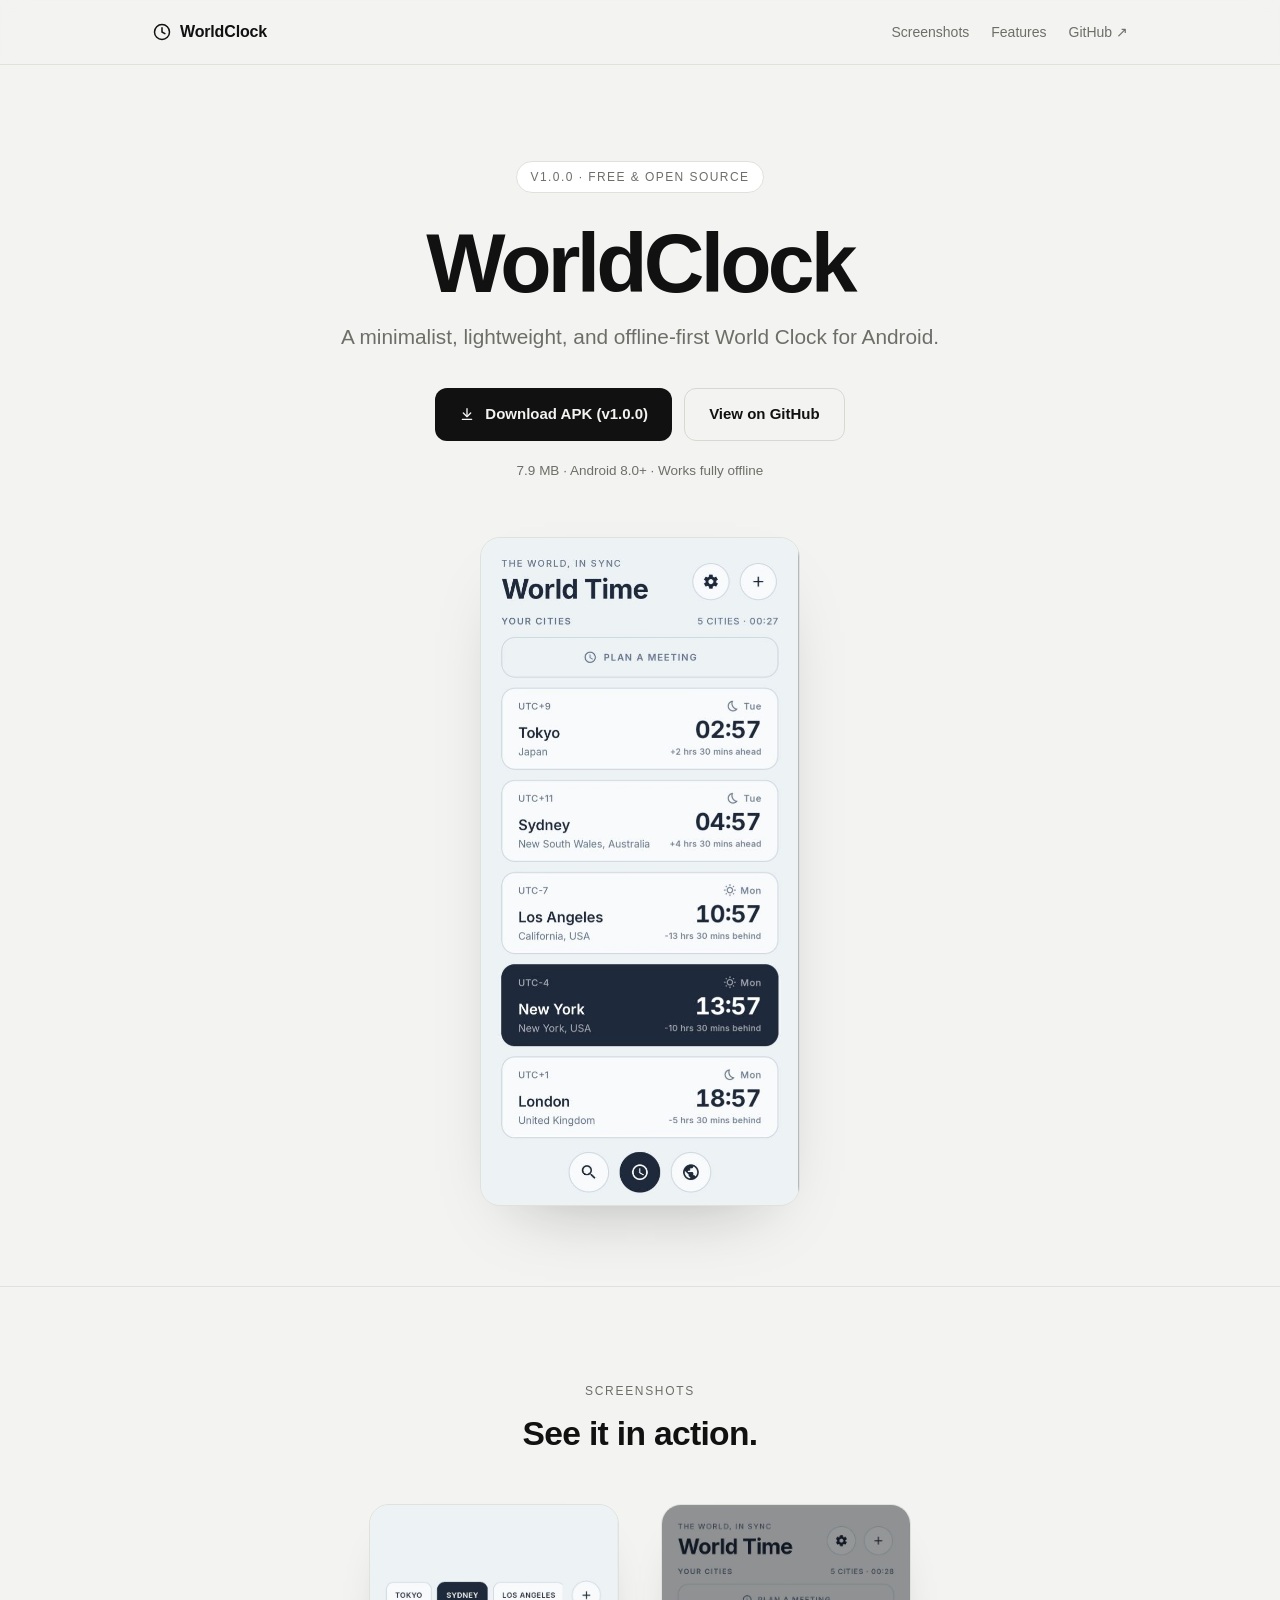
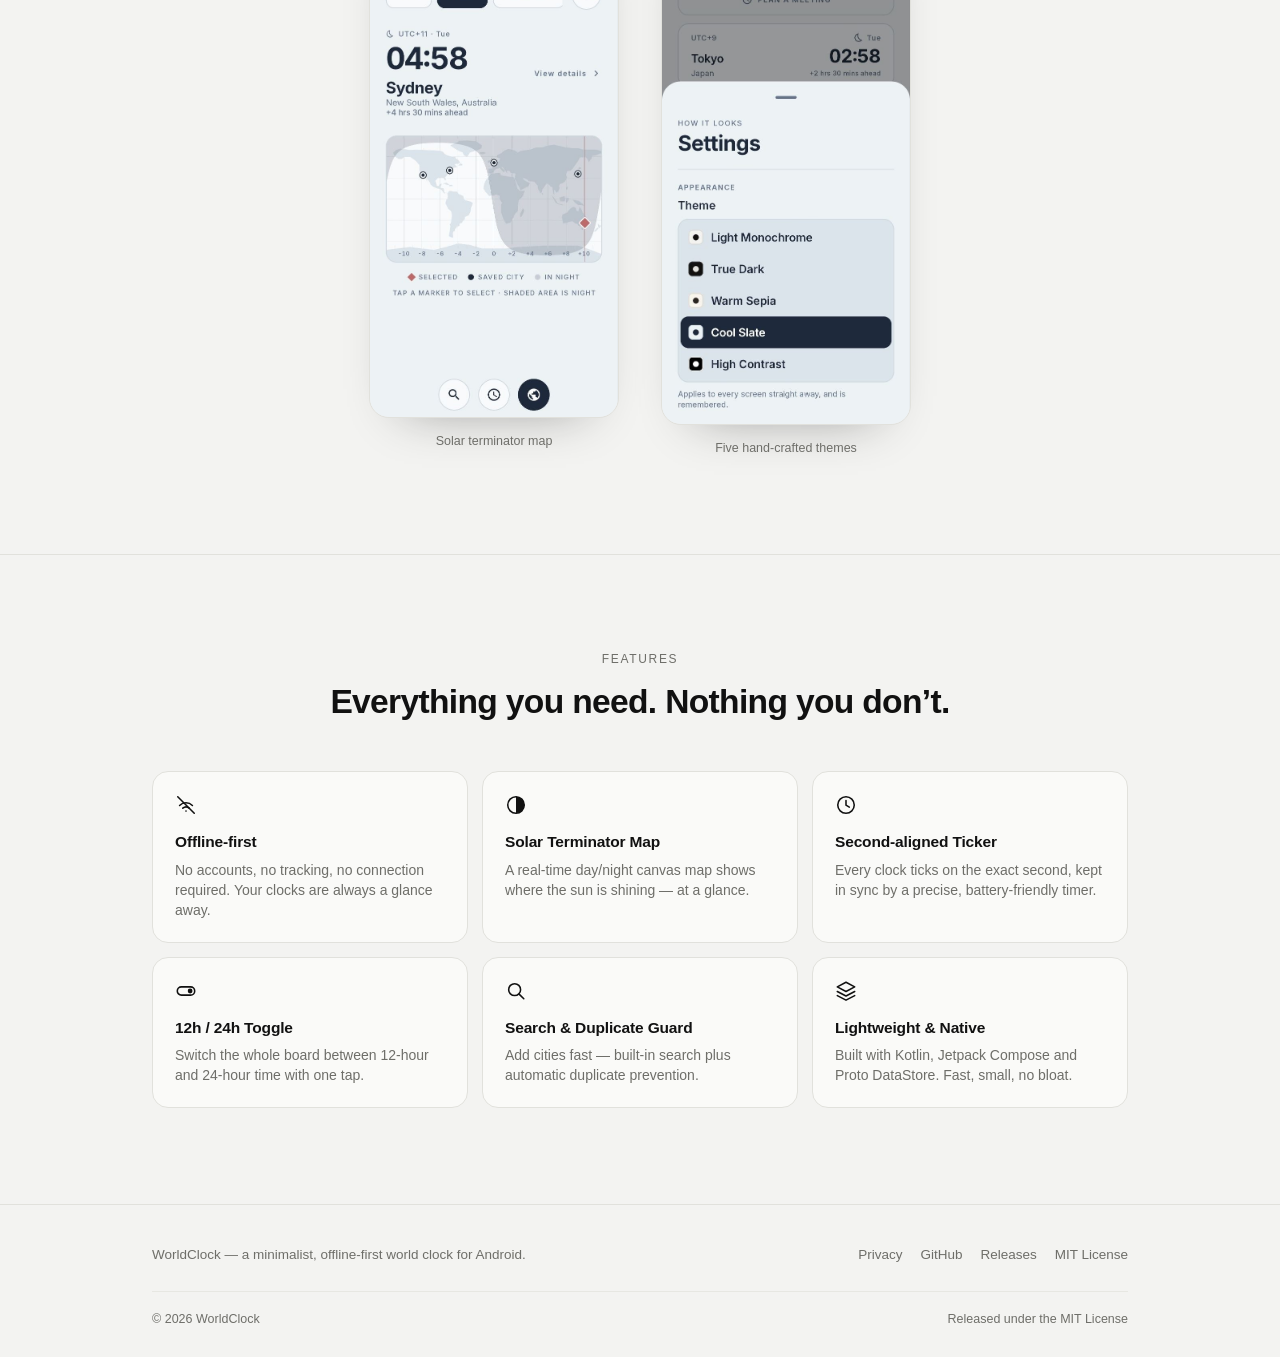
<file: index.html>
<!DOCTYPE html>
<!-- WorldClock landing page — GitHub Pages & Netlify (Tailwind CSS v4, precompiled & self-hosted) -->
<html lang="en">
<head>
  <meta charset="utf-8" />
  <meta name="viewport" content="width=device-width, initial-scale=1" />
  <title>WorldClock — Minimalist Offline World Clock App for Android</title>
  <meta name="description" content="Free, open-source minimalist world clock app for Android. Works fully offline: live second-aligned ticker, real-time solar terminator map, 12h/24h toggle. No ads, no tracking." />
  <meta name="theme-color" content="#F3F3F1" />
  <meta property="og:title" content="WorldClock — Minimalist Offline World Clock App for Android" />
  <meta property="og:description" content="A free, open-source, minimalist and offline-first world clock app for Android." />
  <meta property="og:url" content="https://devphoepyae.github.io/WorldClock/" />
  <meta property="og:type" content="website" />
  <meta property="og:locale" content="en_US" />
  <meta property="og:site_name" content="WorldClock" />
  <meta property="og:image" content="https://devphoepyae.github.io/WorldClock/screenshots/worldclock-og.jpg" />
  <meta property="og:image:type" content="image/jpeg" />
  <meta property="og:image:width" content="1200" />
  <meta property="og:image:height" content="630" />
  <meta property="og:image:alt" content="WorldClock app — minimalist monochrome world clock for Android" />
  <meta name="twitter:card" content="summary_large_image" />
  <meta name="twitter:title" content="WorldClock — Minimalist Offline World Clock App for Android" />
  <meta name="twitter:description" content="A free, open-source, minimalist and offline-first world clock app for Android." />
  <meta name="twitter:image" content="https://devphoepyae.github.io/WorldClock/screenshots/worldclock-og.jpg" />
  <link rel="canonical" href="https://devphoepyae.github.io/WorldClock/" />
  <meta name="robots" content="index, follow" />
  <meta name="author" content="devphoepyae" />
  <script type="application/ld+json">
  {
    "@context": "https://schema.org",
    "@type": "SoftwareApplication",
    "name": "WorldClock",
    "alternateName": "World Clock",
    "description": "A minimalist, lightweight, and offline-first world clock app for Android with a real-time solar terminator map, a live second-aligned ticker and a 12h/24h toggle.",
    "url": "https://devphoepyae.github.io/WorldClock/",
    "image": "https://devphoepyae.github.io/WorldClock/screenshots/worldclock-og.jpg",
    "screenshot": [
      "https://devphoepyae.github.io/WorldClock/screenshots/worldclock-clocks.jpg",
      "https://devphoepyae.github.io/WorldClock/screenshots/worldclock-map.jpg",
      "https://devphoepyae.github.io/WorldClock/screenshots/worldclock-themes.jpg"
    ],
    "operatingSystem": "Android 8.0+",
    "applicationCategory": "UtilitiesApplication",
    "inLanguage": "en",
    "keywords": "world clock, world clock app, offline world clock, android world clock, time zones, solar terminator map, free apk",
    "featureList": [
      "Offline-first - no connection required",
      "Real-time solar terminator day/night map",
      "Live second-aligned ticker",
      "12h / 24h toggle",
      "City search with duplicate guard",
      "Lightweight Kotlin & Jetpack Compose build"
    ],
    "softwareVersion": "1.0.0",
    "downloadUrl": "https://github.com/devphoepyae/WorldClock/releases/download/v1.0.0/WorldClock-v1.0.0.apk",
    "codeRepository": "https://github.com/devphoepyae/WorldClock",
    "license": "https://github.com/devphoepyae/WorldClock/blob/main/LICENSE",
    "author": { "@type": "Person", "name": "devphoepyae", "url": "https://github.com/devphoepyae" },
    "offers": { "@type": "Offer", "price": "0", "priceCurrency": "USD" }
  }
  </script>
  <link rel="icon" href="data:image/svg+xml,%3Csvg xmlns='http://www.w3.org/2000/svg' viewBox='0 0 32 32'%3E%3Ccircle cx='16' cy='16' r='12.5' fill='none' stroke='%23111111' stroke-width='3'/%3E%3Cpath d='M16 9.5V17l5 3' fill='none' stroke='%23111111' stroke-width='3' stroke-linecap='round'/%3E%3C/svg%3E" />

  <!-- Tailwind CSS v4 — precompiled & self-hosted (no runtime CDN, zero FOUC/CLS) -->
  <link rel="stylesheet" href="tailwind.css" />

  <!-- Minimal helpers only (layout is 100% Tailwind utilities) -->
  <style>
    html { scroll-behavior: smooth; }
    body { background: #F3F3F1; color: #111111; }
    ::selection { background: #111111; color: #F3F3F1; }
    a:focus-visible, button:focus-visible { outline: 2px solid #111111; outline-offset: 2px; border-radius: 6px; }
  </style>
</head>
<body class="bg-paper font-sans text-ink antialiased">

  <header class="sticky top-0 z-10 border-b border-line bg-paper/85 backdrop-blur-md">
    <div class="mx-auto flex h-16 max-w-5xl items-center justify-between px-6">
      <a class="inline-flex items-center gap-2 font-semibold tracking-[-0.01em] text-ink no-underline" href="#top" aria-label="WorldClock home">
        <svg width="20" height="20" viewBox="0 0 24 24" fill="none" stroke="currentColor" stroke-width="1.8" stroke-linecap="round" stroke-linejoin="round" aria-hidden="true"><circle cx="12" cy="12" r="9"/><path d="M12 7v5l3.5 2"/></svg>
        <span>WorldClock</span>
      </a>
      <nav class="flex items-center gap-[22px]" aria-label="Primary">
        <a class="text-sm text-muted no-underline transition-colors hover:text-ink" href="#screenshots">Screenshots</a>
        <a class="text-sm text-muted no-underline transition-colors hover:text-ink" href="#features">Features</a>
        <a class="text-sm text-muted no-underline transition-colors hover:text-ink" href="https://github.com/devphoepyae/WorldClock" target="_blank" rel="noopener noreferrer">GitHub&nbsp;↗</a>
      </nav>
    </div>
  </header>

  <main id="top">
    <!-- Hero -->
    <section class="pt-16 pb-14 text-center md:pt-24 md:pb-20">
      <div class="mx-auto max-w-5xl px-6">
        <span class="inline-block rounded-full border border-line bg-white px-3.5 py-[7px] text-xs uppercase tracking-[0.12em] text-muted">v1.0.0 · Free &amp; open source</span>
        <h1 class="mt-7 mb-4 text-[clamp(3rem,9vw,5.25rem)] font-bold leading-none tracking-[-0.045em]">WorldClock</h1>
        <p class="mx-auto max-w-[640px] text-[clamp(1.05rem,2.3vw,1.3rem)] text-muted">A minimalist, lightweight, and offline-first World Clock for Android.</p>

        <div class="mt-9 flex flex-wrap justify-center gap-3">
          <a class="inline-flex items-center gap-2.5 rounded-xl bg-ink px-6 py-3.5 text-[15px] font-semibold text-paper no-underline transition hover:-translate-y-px hover:opacity-90" href="https://github.com/devphoepyae/WorldClock/releases/download/v1.0.0/WorldClock-v1.0.0.apk">
            <svg width="16" height="16" viewBox="0 0 24 24" fill="none" stroke="currentColor" stroke-width="2" stroke-linecap="round" stroke-linejoin="round" aria-hidden="true"><path d="M12 4v11"/><path d="m6.5 10.5 5.5 5.5 5.5-5.5"/><path d="M5 20h14"/></svg>
            Download APK (v1.0.0)
          </a>
          <a class="inline-flex items-center rounded-xl border border-[#D8D8D2] px-6 py-3.5 text-[15px] font-semibold text-ink no-underline transition hover:bg-white" href="https://github.com/devphoepyae/WorldClock" target="_blank" rel="noopener noreferrer">View on GitHub</a>
        </div>
        <p class="mt-5 text-[13.5px] text-muted">7.9 MB · Android 8.0+ · Works fully offline</p>

        <img class="mx-auto mt-14 block w-full max-w-[290px] rounded-[20px] border border-line bg-white shadow-[0_30px_70px_-40px_rgba(17,17,17,0.35)] sm:max-w-[320px]" src="screenshots/worldclock-clocks.jpg" alt="WorldClock app on Android — world time list with live cards for Tokyo, Sydney, Los Angeles, New York and London" width="610" height="1280" fetchpriority="high" decoding="async" />
      </div>
    </section>

    <!-- Screenshots (real device captures) -->
    <section id="screenshots" class="border-t border-line py-20 md:py-24">
      <div class="mx-auto max-w-5xl px-6">
        <p class="mb-2.5 text-center text-xs uppercase tracking-[0.14em] text-muted">Screenshots</p>
        <h2 class="mb-11 text-center text-[clamp(1.5rem,3.6vw,2.1rem)] font-semibold tracking-[-0.02em]">See it in action.</h2>
        <div class="mx-auto grid max-w-[560px] justify-items-center gap-x-6 gap-y-9 sm:grid-cols-2">
          <figure class="w-full max-w-[250px]">
            <img class="block w-full rounded-[20px] border border-line bg-white shadow-[0_24px_50px_-35px_rgba(17,17,17,0.45)]" src="screenshots/worldclock-map.jpg" alt="WorldClock app — real-time solar terminator map showing day and night, with Sydney selected" width="619" height="1280" loading="lazy" decoding="async" />
            <figcaption class="mt-3.5 text-center text-[12.5px] text-muted">Solar terminator map</figcaption>
          </figure>
          <figure class="w-full max-w-[250px]">
            <img class="block w-full rounded-[20px] border border-line bg-white shadow-[0_24px_50px_-35px_rgba(17,17,17,0.45)]" src="screenshots/worldclock-themes.jpg" alt="WorldClock app — settings sheet with five themes: Light Monochrome, True Dark, Warm Sepia, Cool Slate and High Contrast" width="611" height="1280" loading="lazy" decoding="async" />
            <figcaption class="mt-3.5 text-center text-[12.5px] text-muted">Five hand-crafted themes</figcaption>
          </figure>
        </div>
      </div>
    </section>

    <!-- Features -->
    <section id="features" class="border-t border-line py-20 md:py-24">
      <div class="mx-auto max-w-5xl px-6">
        <p class="mb-2.5 text-center text-xs uppercase tracking-[0.14em] text-muted">Features</p>
        <h2 class="mb-11 text-center text-[clamp(1.5rem,3.6vw,2.1rem)] font-semibold tracking-[-0.02em]">Everything you need. Nothing you don&rsquo;t.</h2>
        <div class="grid gap-3.5 sm:grid-cols-2 lg:grid-cols-3">

          <article class="rounded-2xl border border-line bg-card p-[22px] transition-colors hover:border-[#D2D2CC] hover:bg-white">
            <svg class="h-[22px] w-[22px]" viewBox="0 0 24 24" fill="none" stroke="currentColor" stroke-width="1.7" stroke-linecap="round" stroke-linejoin="round" aria-hidden="true"><path d="M5 12.5a10 10 0 0 1 14 0"/><path d="M8.5 15.5a5.5 5.5 0 0 1 7 0"/><circle cx="12" cy="18.6" r="0.9" fill="currentColor" stroke="none"/><path d="m3 3 18 18"/></svg>
            <h3 class="mt-3.5 mb-1.5 text-[15.5px] font-semibold tracking-[-0.01em]">Offline-first</h3>
            <p class="m-0 text-sm text-muted">No accounts, no tracking, no connection required. Your clocks are always a glance away.</p>
          </article>

          <article class="rounded-2xl border border-line bg-card p-[22px] transition-colors hover:border-[#D2D2CC] hover:bg-white">
            <svg class="h-[22px] w-[22px]" viewBox="0 0 24 24" fill="none" stroke="currentColor" stroke-width="1.7" stroke-linecap="round" stroke-linejoin="round" aria-hidden="true"><circle cx="12" cy="12" r="9"/><path d="M12 3a9 9 0 0 1 0 18z" fill="currentColor" stroke="none"/></svg>
            <h3 class="mt-3.5 mb-1.5 text-[15.5px] font-semibold tracking-[-0.01em]">Solar Terminator Map</h3>
            <p class="m-0 text-sm text-muted">A real-time day/night canvas map shows where the sun is shining &mdash; at a glance.</p>
          </article>

          <article class="rounded-2xl border border-line bg-card p-[22px] transition-colors hover:border-[#D2D2CC] hover:bg-white">
            <svg class="h-[22px] w-[22px]" viewBox="0 0 24 24" fill="none" stroke="currentColor" stroke-width="1.7" stroke-linecap="round" stroke-linejoin="round" aria-hidden="true"><circle cx="12" cy="12" r="9"/><path d="M12 7v5.2l3.6 2.1"/></svg>
            <h3 class="mt-3.5 mb-1.5 text-[15.5px] font-semibold tracking-[-0.01em]">Second-aligned Ticker</h3>
            <p class="m-0 text-sm text-muted">Every clock ticks on the exact second, kept in sync by a precise, battery-friendly timer.</p>
          </article>

          <article class="rounded-2xl border border-line bg-card p-[22px] transition-colors hover:border-[#D2D2CC] hover:bg-white">
            <svg class="h-[22px] w-[22px]" viewBox="0 0 24 24" fill="none" stroke="currentColor" stroke-width="1.7" stroke-linecap="round" stroke-linejoin="round" aria-hidden="true"><rect x="2.5" y="7.5" width="19" height="9" rx="4.5"/><circle cx="16.5" cy="12" r="2.6" fill="currentColor" stroke="none"/></svg>
            <h3 class="mt-3.5 mb-1.5 text-[15.5px] font-semibold tracking-[-0.01em]">12h / 24h Toggle</h3>
            <p class="m-0 text-sm text-muted">Switch the whole board between 12-hour and 24-hour time with one tap.</p>
          </article>

          <article class="rounded-2xl border border-line bg-card p-[22px] transition-colors hover:border-[#D2D2CC] hover:bg-white">
            <svg class="h-[22px] w-[22px]" viewBox="0 0 24 24" fill="none" stroke="currentColor" stroke-width="1.7" stroke-linecap="round" stroke-linejoin="round" aria-hidden="true"><circle cx="10.5" cy="10.5" r="6.5"/><path d="m15.4 15.4 5.1 5.1"/></svg>
            <h3 class="mt-3.5 mb-1.5 text-[15.5px] font-semibold tracking-[-0.01em]">Search &amp; Duplicate Guard</h3>
            <p class="m-0 text-sm text-muted">Add cities fast &mdash; built-in search plus automatic duplicate prevention.</p>
          </article>

          <article class="rounded-2xl border border-line bg-card p-[22px] transition-colors hover:border-[#D2D2CC] hover:bg-white">
            <svg class="h-[22px] w-[22px]" viewBox="0 0 24 24" fill="none" stroke="currentColor" stroke-width="1.7" stroke-linecap="round" stroke-linejoin="round" aria-hidden="true"><path d="M12 2.5 2.5 7.5 12 12.5l9.5-5L12 2.5z"/><path d="m2.5 12.5 9.5 5 9.5-5"/><path d="m2.5 17 9.5 5 9.5-5"/></svg>
            <h3 class="mt-3.5 mb-1.5 text-[15.5px] font-semibold tracking-[-0.01em]">Lightweight &amp; Native</h3>
            <p class="m-0 text-sm text-muted">Built with Kotlin, Jetpack Compose and Proto DataStore. Fast, small, no bloat.</p>
          </article>

        </div>
      </div>
    </section>
  </main>

  <footer class="border-t border-line pt-10 pb-7 text-[13.5px] text-muted">
    <div class="mx-auto max-w-5xl px-6">
      <div class="flex flex-wrap items-center justify-between gap-4">
        <p class="m-0">WorldClock &mdash; a minimalist, offline-first world clock for Android.</p>
        <nav class="flex gap-x-[18px]" aria-label="Footer">
          <a class="text-muted no-underline transition-colors hover:text-ink" href="privacy.html">Privacy</a>
          <a class="text-muted no-underline transition-colors hover:text-ink" href="https://github.com/devphoepyae/WorldClock" target="_blank" rel="noopener noreferrer">GitHub</a>
          <a class="text-muted no-underline transition-colors hover:text-ink" href="https://github.com/devphoepyae/WorldClock/releases" target="_blank" rel="noopener noreferrer">Releases</a>
          <a class="text-muted no-underline transition-colors hover:text-ink" href="https://github.com/devphoepyae/WorldClock/blob/main/LICENSE" target="_blank" rel="noopener noreferrer">MIT License</a>
        </nav>
      </div>
      <div class="mt-[26px] flex flex-wrap justify-between gap-2.5 border-t border-[#E7E7E2] pt-[18px] text-[12.5px]">
        <span>&copy; <span id="year">2026</span> WorldClock</span>
        <span>Released under the MIT License</span>
      </div>
    </div>
  </footer>

  <script>
    (function () {
      var y = document.getElementById('year');
      if (y) y.textContent = new Date().getFullYear();
    })();
  </script>
</body>
</html>
</file>
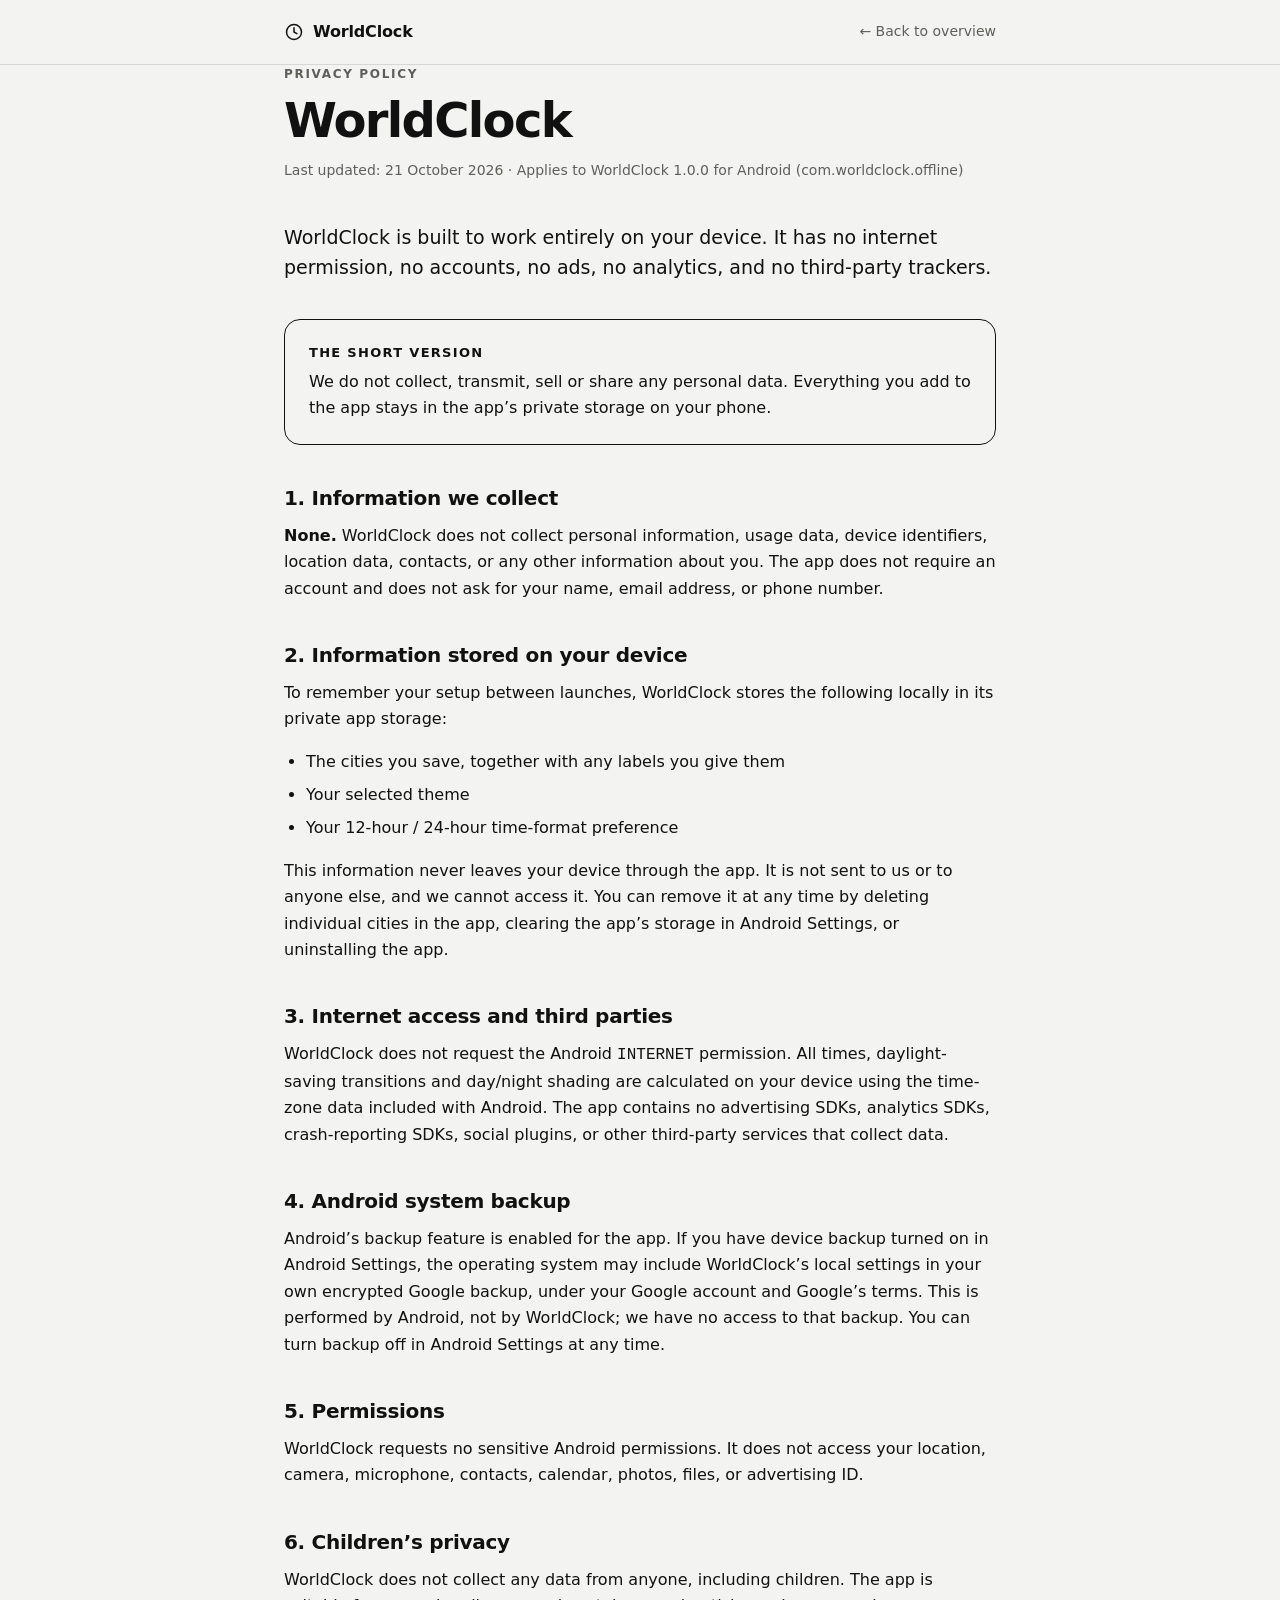
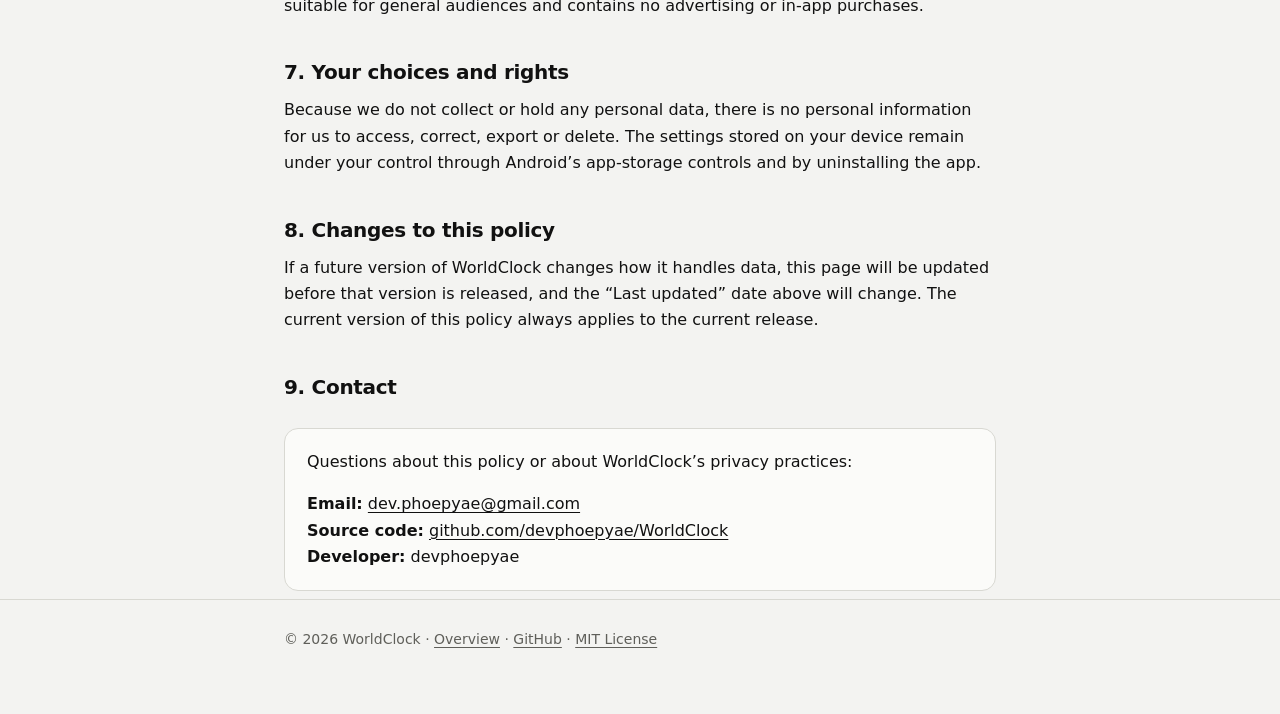
<file: privacy.html>
<!DOCTYPE html>
<html lang="en">
<head>
  <meta charset="utf-8" />
  <meta name="viewport" content="width=device-width, initial-scale=1" />
  <title>Privacy Policy — WorldClock</title>
  <meta name="description" content="WorldClock privacy policy: the app works fully offline, collects no personal data, and contains no ads, analytics or trackers." />
  <meta name="theme-color" content="#F3F3F1" />
  <link rel="canonical" href="https://devphoepyae.github.io/WorldClock/privacy.html" />
  <meta name="robots" content="index, follow" />
  <meta name="author" content="devphoepyae" />
  <link rel="icon" href="data:image/svg+xml,%3Csvg xmlns='http://www.w3.org/2000/svg' viewBox='0 0 32 32'%3E%3Ccircle cx='16' cy='16' r='12.5' fill='none' stroke='%23111111' stroke-width='3'/%3E%3Cpath d='M16 9.5V17l5 3' fill='none' stroke='%23111111' stroke-width='3' stroke-linecap='round'/%3E%3C/svg%3E" />
  <style>
    :root {
      --paper: #F3F3F1;
      --ink: #111111;
      --muted: #5F5F5A;
      --line: #D8D8D2;
      --card: #FBFBF9;
    }
    * { box-sizing: border-box; }
    html { scroll-behavior: smooth; }
    body {
      margin: 0;
      background: var(--paper);
      color: var(--ink);
      font-family: ui-sans-serif, system-ui, -apple-system, "Segoe UI", Roboto, Helvetica, Arial, sans-serif;
      font-size: 16px;
      line-height: 1.65;
      -webkit-font-smoothing: antialiased;
    }
    ::selection { background: var(--ink); color: var(--paper); }
    a { color: var(--ink); text-decoration-thickness: 1px; text-underline-offset: 3px; }
    a:focus-visible { outline: 2px solid var(--ink); outline-offset: 3px; border-radius: 6px; }
    .wrap { max-width: 760px; margin: 0 auto; padding: 0 24px; }
    header { border-bottom: 1px solid var(--line); }
    .bar { display: flex; align-items: center; justify-content: space-between; height: 64px; }
    .brand { display: inline-flex; align-items: center; gap: 9px; font-weight: 600; letter-spacing: -0.01em; text-decoration: none; }
    .brand svg { display: block; }
    .back { font-size: 14px; color: var(--muted); text-decoration: none; }
    .back:hover { color: var(--ink); }
    main { padding: 64px 0 80px; }
    .eyebrow { margin: 0 0 10px; font-size: 12px; font-weight: 600; letter-spacing: 0.14em; text-transform: uppercase; color: var(--muted); }
    h1 { margin: 0 0 12px; font-size: clamp(34px, 6vw, 48px); line-height: 1.08; letter-spacing: -0.035em; font-weight: 700; }
    .updated { margin: 0 0 40px; color: var(--muted); font-size: 14px; }
    .lede { margin: 0 0 36px; font-size: 19px; line-height: 1.6; }
    h2 { margin: 40px 0 12px; font-size: 20px; letter-spacing: -0.015em; line-height: 1.3; }
    p { margin: 0 0 16px; }
    ul { margin: 0 0 16px; padding-left: 22px; }
    li { margin: 0 0 7px; }
    .card { margin: 28px 0 8px; padding: 20px 22px; border: 1px solid var(--line); border-radius: 14px; background: var(--card); }
    .card p:last-child { margin-bottom: 0; }
    .summary { margin: 0 0 36px; padding: 22px 24px; border: 1px solid var(--ink); border-radius: 16px; }
    .summary p { margin: 0; }
    .summary strong { display: block; margin-bottom: 6px; font-size: 13px; letter-spacing: 0.1em; text-transform: uppercase; }
    footer { border-top: 1px solid var(--line); padding: 28px 0 48px; color: var(--muted); font-size: 14px; }
    footer a { color: var(--muted); }
    footer a:hover { color: var(--ink); }
    @media (max-width: 520px) {
      main { padding: 44px 0 64px; }
      .lede { font-size: 17px; }
    }
  </style>
</head>
<body>
  <header>
    <div class="wrap bar">
      <a class="brand" href="index.html" aria-label="WorldClock home">
        <svg width="20" height="20" viewBox="0 0 24 24" fill="none" stroke="currentColor" stroke-width="1.8" stroke-linecap="round" stroke-linejoin="round" aria-hidden="true"><circle cx="12" cy="12" r="9"/><path d="M12 7v5l3.5 2"/></svg>
        <span>WorldClock</span>
      </a>
      <a class="back" href="index.html">← Back to overview</a>
    </div>
  </header>

  <main class="wrap">
    <p class="eyebrow">Privacy Policy</p>
    <h1>WorldClock</h1>
    <p class="updated">Last updated: 21 October 2026 · Applies to WorldClock 1.0.0 for Android (com.worldclock.offline)</p>

    <p class="lede">WorldClock is built to work entirely on your device. It has no internet permission, no accounts, no ads, no analytics, and no third-party trackers.</p>

    <div class="summary">
      <p><strong>The short version</strong>
      We do not collect, transmit, sell or share any personal data. Everything you add to the app stays in the app’s private storage on your phone.</p>
    </div>

    <h2>1. Information we collect</h2>
    <p><strong>None.</strong> WorldClock does not collect personal information, usage data, device identifiers, location data, contacts, or any other information about you. The app does not require an account and does not ask for your name, email address, or phone number.</p>

    <h2>2. Information stored on your device</h2>
    <p>To remember your setup between launches, WorldClock stores the following locally in its private app storage:</p>
    <ul>
      <li>The cities you save, together with any labels you give them</li>
      <li>Your selected theme</li>
      <li>Your 12-hour / 24-hour time-format preference</li>
    </ul>
    <p>This information never leaves your device through the app. It is not sent to us or to anyone else, and we cannot access it. You can remove it at any time by deleting individual cities in the app, clearing the app’s storage in Android Settings, or uninstalling the app.</p>

    <h2>3. Internet access and third parties</h2>
    <p>WorldClock does not request the Android <code>INTERNET</code> permission. All times, daylight-saving transitions and day/night shading are calculated on your device using the time-zone data included with Android. The app contains no advertising SDKs, analytics SDKs, crash-reporting SDKs, social plugins, or other third-party services that collect data.</p>

    <h2>4. Android system backup</h2>
    <p>Android’s backup feature is enabled for the app. If you have device backup turned on in Android Settings, the operating system may include WorldClock’s local settings in your own encrypted Google backup, under your Google account and Google’s terms. This is performed by Android, not by WorldClock; we have no access to that backup. You can turn backup off in Android Settings at any time.</p>

    <h2>5. Permissions</h2>
    <p>WorldClock requests no sensitive Android permissions. It does not access your location, camera, microphone, contacts, calendar, photos, files, or advertising ID.</p>

    <h2>6. Children’s privacy</h2>
    <p>WorldClock does not collect any data from anyone, including children. The app is suitable for general audiences and contains no advertising or in-app purchases.</p>

    <h2>7. Your choices and rights</h2>
    <p>Because we do not collect or hold any personal data, there is no personal information for us to access, correct, export or delete. The settings stored on your device remain under your control through Android’s app-storage controls and by uninstalling the app.</p>

    <h2>8. Changes to this policy</h2>
    <p>If a future version of WorldClock changes how it handles data, this page will be updated before that version is released, and the “Last updated” date above will change. The current version of this policy always applies to the current release.</p>

    <h2>9. Contact</h2>
    <div class="card">
      <p>Questions about this policy or about WorldClock’s privacy practices:</p>
      <p><strong>Email:</strong> <a href="mailto:dev.phoepyae@gmail.com">dev.phoepyae@gmail.com</a><br />
      <strong>Source code:</strong> <a href="https://github.com/devphoepyae/WorldClock" rel="noopener noreferrer">github.com/devphoepyae/WorldClock</a><br />
      <strong>Developer:</strong> devphoepyae</p>
    </div>
  </main>

  <footer>
    <div class="wrap">
      <p>© 2026 WorldClock · <a href="index.html">Overview</a> · <a href="https://github.com/devphoepyae/WorldClock" rel="noopener noreferrer">GitHub</a> · <a href="https://github.com/devphoepyae/WorldClock/blob/main/LICENSE" rel="noopener noreferrer">MIT License</a></p>
    </div>
  </footer>
</body>
</html>
</file>
